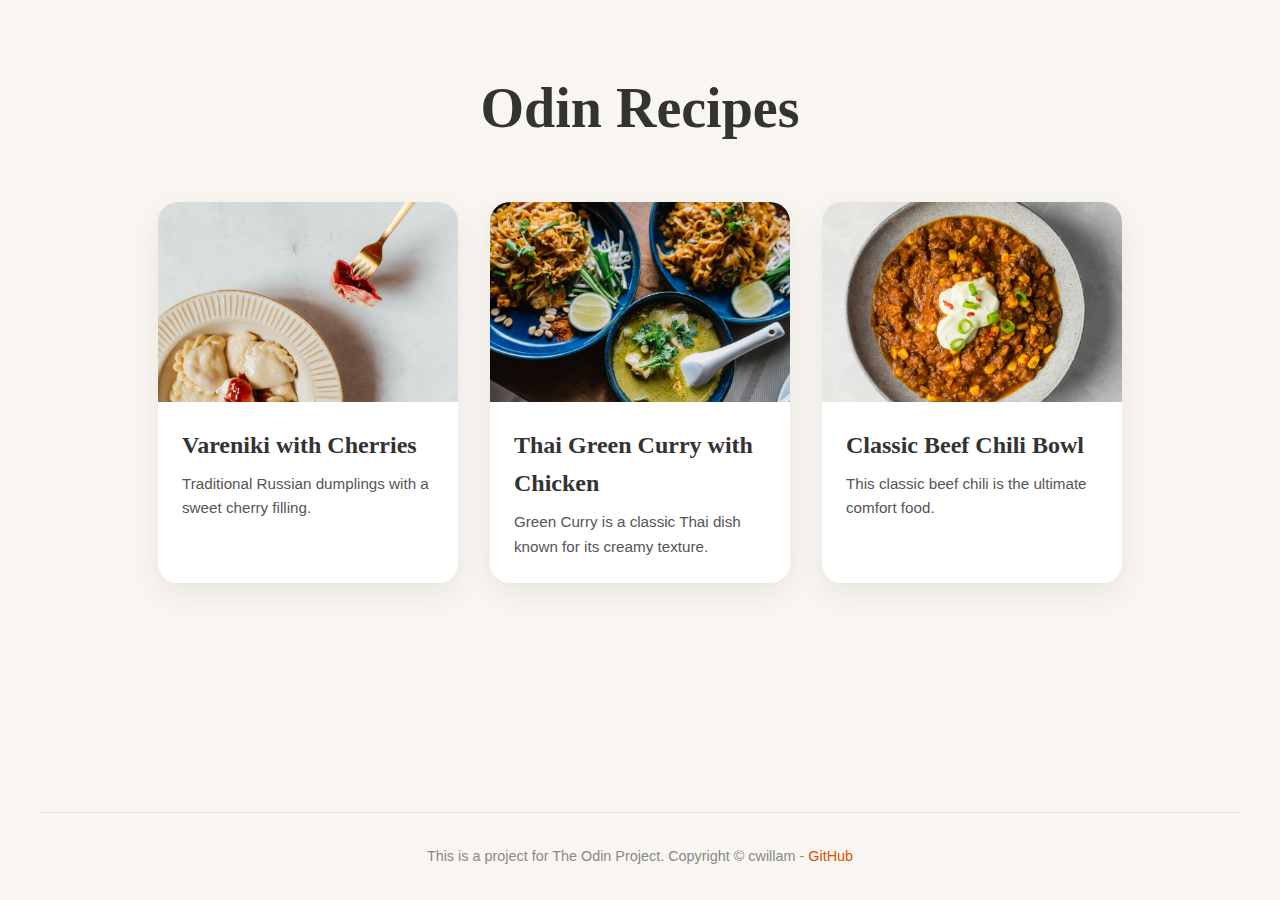
<file: index.html>
<!DOCTYPE html>
<html lang="de">
  <head>
    <meta charset="UTF-8" />
    <meta name="viewport" content="width=device-width, initial-scale=1.0" />
    <title>Odin Recipes</title>
    <link rel="apple-touch-icon" sizes="180x180" href="/images/favicon/apple-touch-icon.png" />
    <link rel="icon" type="image/png" sizes="32x32" href="/images/favicon/favicon-32x32.png" />
    <link rel="icon" type="image/png" sizes="16x16" href="/images/favicon/favicon-16x16.png" />
    <link rel="manifest" href="/images/favicon/site.webmanifest" />
    <link rel="stylesheet" href="/css/styles.css" />
  </head>
  <body>
    <!-- Der Hauptinhalt der Seite -->
    <main>
      <h1>Odin Recipes</h1>
      <div class="recipe-grid">
        <a href="/recipes/vareniki.html" class="recipe-card">
          <img src="images/wareniki.jpg" alt="Vareniki" />
          <div class="card-content">
            <h3>Vareniki with Cherries</h3>
            <p>Traditional Russian dumplings with a sweet cherry filling.</p>
          </div>
        </a>
        <a href="/recipes/thai-curry.html" class="recipe-card">
          <img src="/images/thai-curry.jpg" alt="Thai Green Curry" />
          <div class="card-content">
            <h3>Thai Green Curry with Chicken</h3>
            <p>Green Curry is a classic Thai dish known for its creamy texture.</p>
          </div>
        </a>
        <a href="/recipes/beef-chili.html" class="recipe-card">
          <img src="/images/beef-chili.jpg" alt="Classic Beef Chili" />
          <div class="card-content">
            <h3>Classic Beef Chili Bowl</h3>
            <p>This classic beef chili is the ultimate comfort food.</p>
          </div>
        </a>
      </div>
    </main>

    <!-- Der Footer ist jetzt ein direktes Kind des Body-Elements -->
    <footer>
      <p>
        This is a project for The Odin Project. Copyright © cwillam -
        <a href="https://github.com/cwillam" target="_blank">GitHub</a>
      </p>
    </footer>
  </body>
</html>
</file>
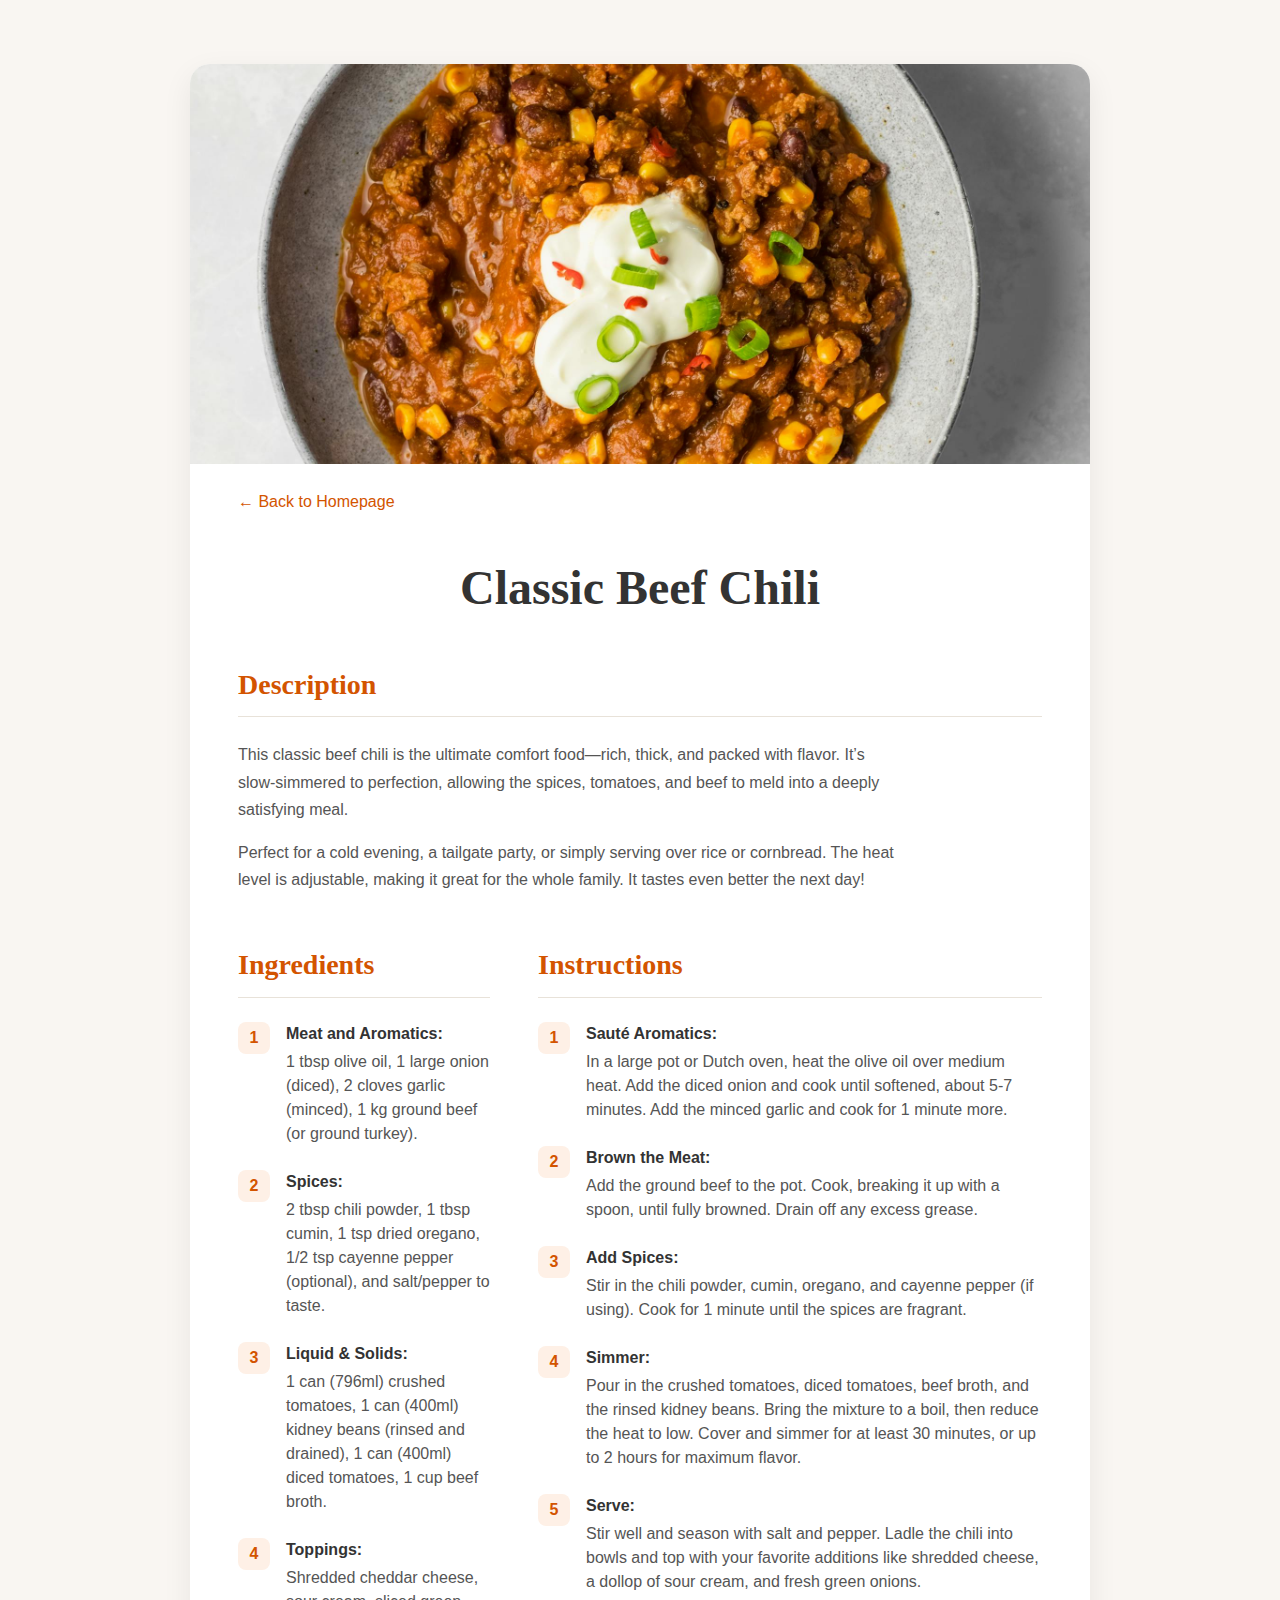
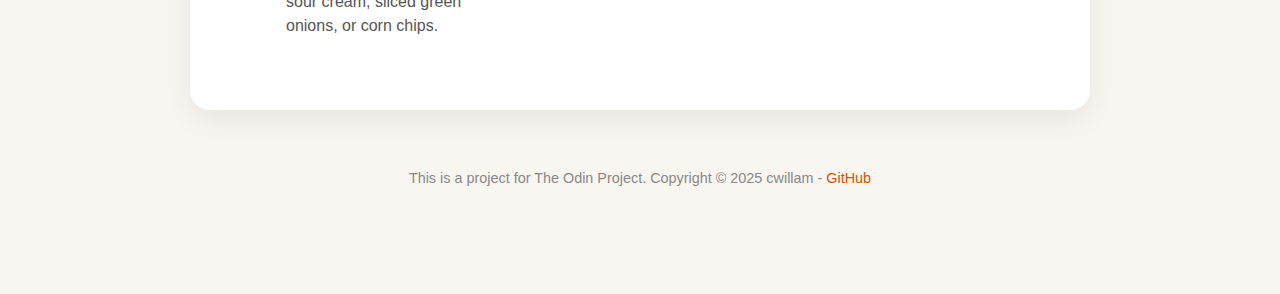
<file: recipes/beef-chili.html>
<!DOCTYPE html>

<html lang="en">
  <head>
    <meta charset="UTF-8" />
    <meta name="viewport" content="width=device-width, initial-scale=1.0" />
    <title>Odin Recipes - Classic Beef Chili</title>
    <link rel="apple-touch-icon" sizes="180x180" href="/images/favicon/apple-touch-icon.png" />
    <link rel="icon" type="image/png" sizes="32x32" href="/images/favicon/favicon-32x32.png" />
    <link rel="icon" type="image/png" sizes="16x16" href="/images/favicon/favicon-16x16.png" />
    <link rel="manifest" href="/images/favicon/site.webmanifest" />
    <link rel="stylesheet" href="/css/beef-chili.css" />
  </head>
  <body>
    <main>
      <div class="image-container">
        <img
          src="/images/beef-chili.jpg"
          alt="A large bowl of hearty classic beef chili topped with cheese and sour cream"
        />
      </div>
      <div class="content-wrapper">
        <a href="/" class="back-link">&larr; Back to Homepage</a>
        <h1>Classic Beef Chili</h1>
        <div class="description-container">
          <h2>Description</h2>
          <p>
            This classic beef chili is the ultimate comfort food—rich, thick, and packed with
            flavor. It’s slow-simmered to perfection, allowing the spices, tomatoes, and beef to
            meld into a deeply satisfying meal.
          </p>
          <p>
            Perfect for a cold evening, a tailgate party, or simply serving over rice or cornbread.
            The heat level is adjustable, making it great for the whole family. It tastes even
            better the next day!
          </p>
        </div>

        <div class="recipe-details">
          <div class="ingredients-container">
            <h2>Ingredients</h2>
            <ol>
              <li>
                <div>
                  <strong>Meat and Aromatics:</strong> 1 tbsp olive oil, 1 large onion (diced), 2
                  cloves garlic (minced), 1 kg ground beef (or ground turkey).
                </div>
              </li>
              <li>
                <div>
                  <strong>Spices:</strong> 2 tbsp chili powder, 1 tbsp cumin, 1 tsp dried oregano,
                  1/2 tsp cayenne pepper (optional), and salt/pepper to taste.
                </div>
              </li>
              <li>
                <div>
                  <strong>Liquid & Solids:</strong> 1 can (796ml) crushed tomatoes, 1 can (400ml)
                  kidney beans (rinsed and drained), 1 can (400ml) diced tomatoes, 1 cup beef broth.
                </div>
              </li>
              <li>
                <div>
                  <strong>Toppings:</strong> Shredded cheddar cheese, sour cream, sliced green
                  onions, or corn chips.
                </div>
              </li>
            </ol>
          </div>
          <div class="steps-container">
            <h2>Instructions</h2>
            <ol>
              <li>
                <div>
                  <strong>Sauté Aromatics:</strong> In a large pot or Dutch oven, heat the olive oil
                  over medium heat. Add the diced onion and cook until softened, about 5-7 minutes.
                  Add the minced garlic and cook for 1 minute more.
                </div>
              </li>
              <li>
                <div>
                  <strong>Brown the Meat:</strong> Add the ground beef to the pot. Cook, breaking it
                  up with a spoon, until fully browned. Drain off any excess grease.
                </div>
              </li>
              <li>
                <div>
                  <strong>Add Spices:</strong> Stir in the chili powder, cumin, oregano, and cayenne
                  pepper (if using). Cook for 1 minute until the spices are fragrant.
                </div>
              </li>
              <li>
                <div>
                  <strong>Simmer:</strong> Pour in the crushed tomatoes, diced tomatoes, beef broth,
                  and the rinsed kidney beans. Bring the mixture to a boil, then reduce the heat to
                  low. Cover and simmer for at least 30 minutes, or up to 2 hours for maximum
                  flavor.
                </div>
              </li>
              <li>
                <div>
                  <strong>Serve:</strong> Stir well and season with salt and pepper. Ladle the chili
                  into bowls and top with your favorite additions like shredded cheese, a dollop of
                  sour cream, and fresh green onions.
                </div>
              </li>
            </ol>
          </div>
        </div>
      </div>
    </main>
    <footer>
      <p>
        This is a project for The Odin Project. Copyright © 2025 cwillam -
        <a href="https://github.com/cwillam" target="_blank">GitHub</a>
      </p>
    </footer>
  </body>
</html>
</file>
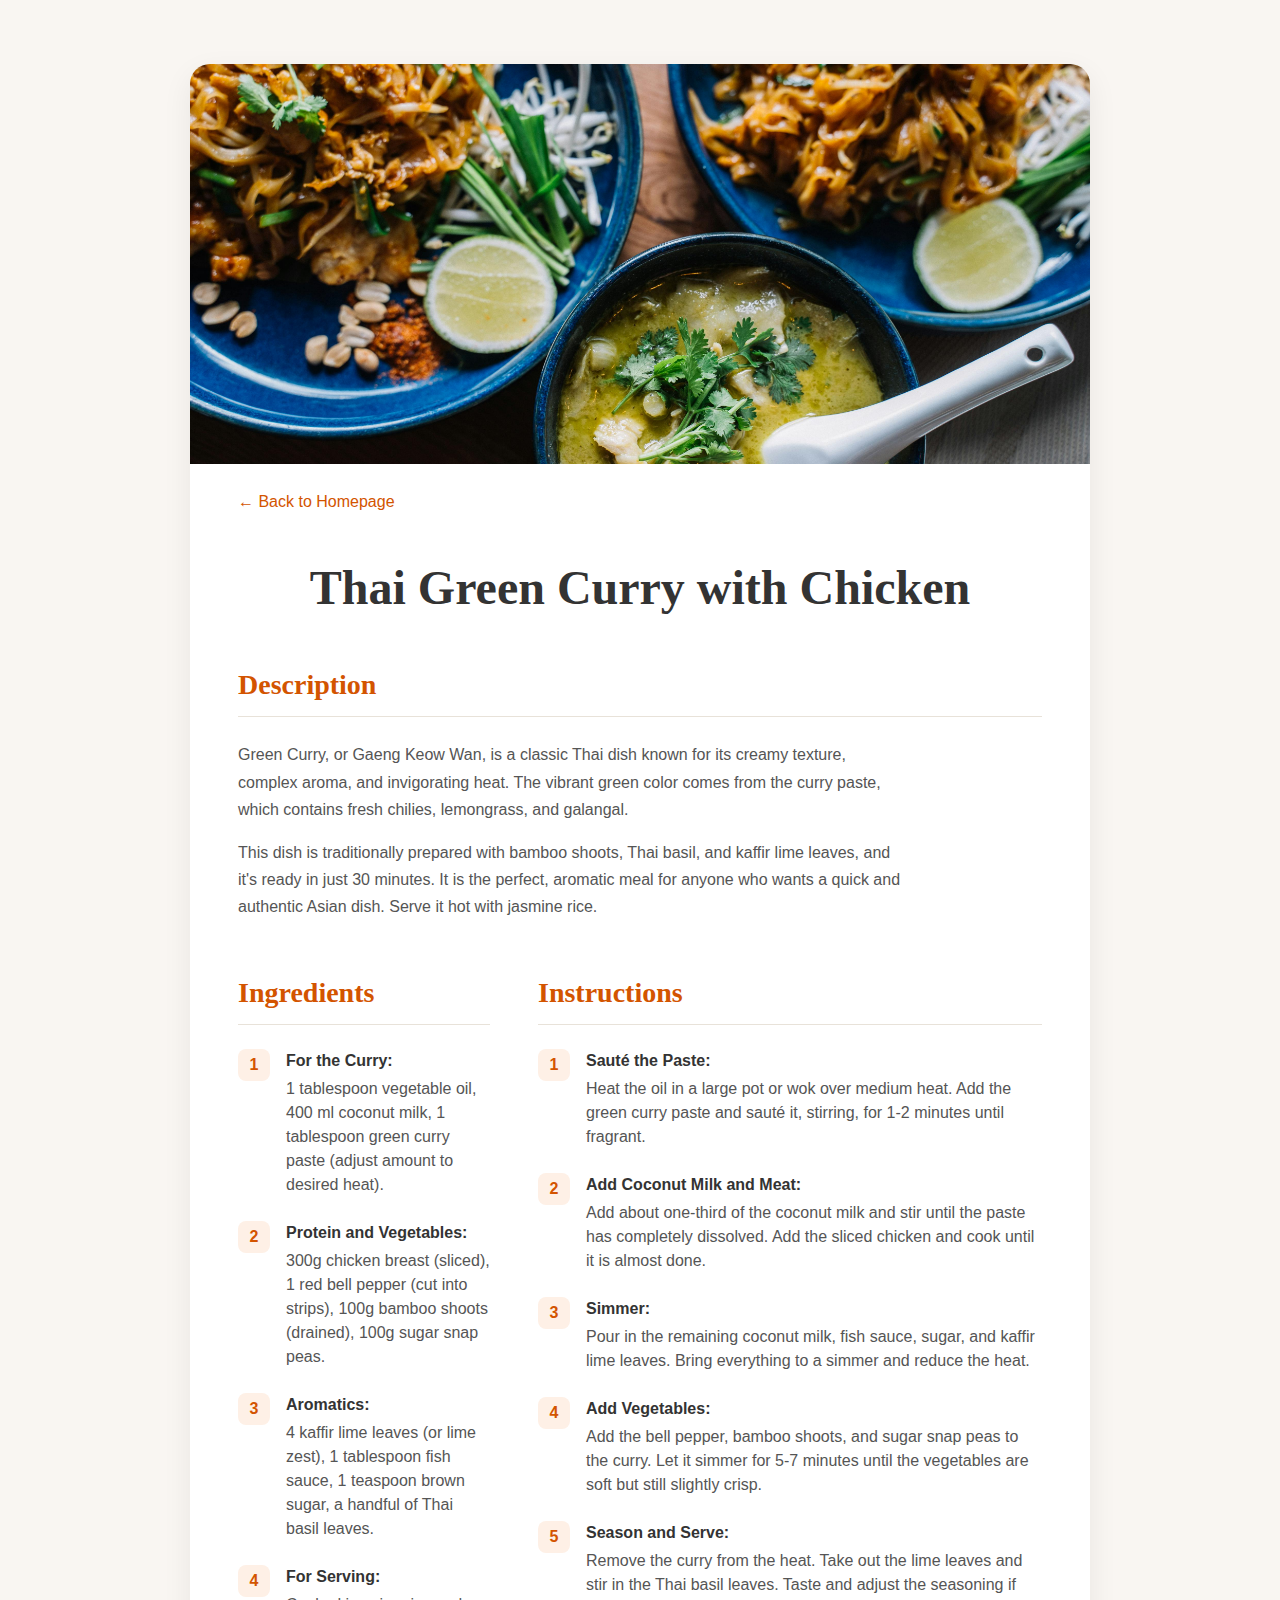
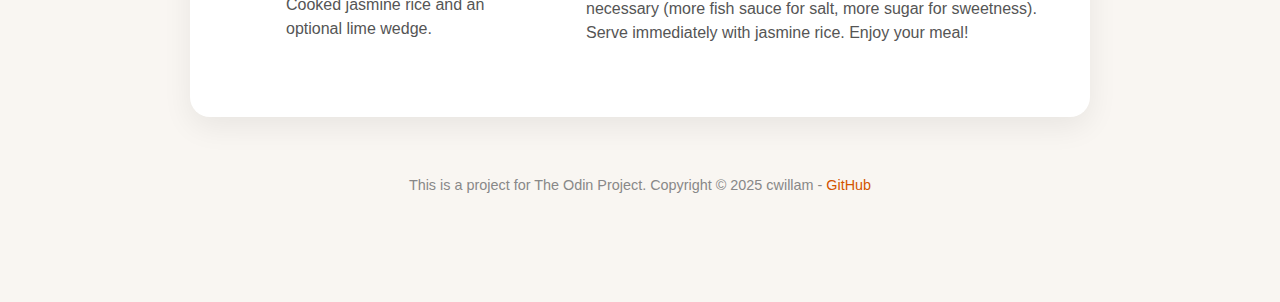
<file: recipes/thai-curry.html>
<!DOCTYPE html>

<html lang="en">
  <head>
    <meta charset="UTF-8" />
    <meta name="viewport" content="width=device-width, initial-scale=1.0" />
    <title>Odin Recipes - Thai Green Curry with Chicken</title>
    <link rel="apple-touch-icon" sizes="180x180" href="/images/favicon/apple-touch-icon.png" />
    <link rel="icon" type="image/png" sizes="32x32" href="/images/favicon/favicon-32x32.png" />
    <link rel="icon" type="image/png" sizes="16x16" href="/images/favicon/favicon-16x16.png" />
    <link rel="manifest" href="/images/favicon/site.webmanifest" />
    <link rel="stylesheet" href="/css/thai-curry.css" />
  </head>
  <body>
    <main>
      <div class="image-container">
        <img
          src="/images/thai-curry.jpg"
          alt="A delicious bowl of Thai Green Curry with chicken and basil"
        />
      </div>
      <div class="content-wrapper">
        <a href="/" class="back-link">&larr; Back to Homepage</a>
        <h1>Thai Green Curry with Chicken</h1>
        <div class="description-container">
          <h2>Description</h2>
          <p>
            Green Curry, or Gaeng Keow Wan, is a classic Thai dish known for its creamy texture,
            complex aroma, and invigorating heat. The vibrant green color comes from the curry
            paste, which contains fresh chilies, lemongrass, and galangal.
          </p>
          <p>
            This dish is traditionally prepared with bamboo shoots, Thai basil, and kaffir lime
            leaves, and it's ready in just 30 minutes. It is the perfect, aromatic meal for anyone
            who wants a quick and authentic Asian dish. Serve it hot with jasmine rice.
          </p>
        </div>

        <div class="recipe-details">
          <div class="ingredients-container">
            <h2>Ingredients</h2>
            <ol>
              <li>
                <div>
                  <strong>For the Curry:</strong> 1 tablespoon vegetable oil, 400 ml coconut milk, 1
                  tablespoon green curry paste (adjust amount to desired heat).
                </div>
              </li>
              <li>
                <div>
                  <strong>Protein and Vegetables:</strong> 300g chicken breast (sliced), 1 red bell
                  pepper (cut into strips), 100g bamboo shoots (drained), 100g sugar snap peas.
                </div>
              </li>
              <li>
                <div>
                  <strong>Aromatics:</strong> 4 kaffir lime leaves (or lime zest), 1 tablespoon fish
                  sauce, 1 teaspoon brown sugar, a handful of Thai basil leaves.
                </div>
              </li>
              <li>
                <div>
                  <strong>For Serving:</strong> Cooked jasmine rice and an optional lime wedge.
                </div>
              </li>
            </ol>
          </div>
          <div class="steps-container">
            <h2>Instructions</h2>
            <ol>
              <li>
                <div>
                  <strong>Sauté the Paste:</strong> Heat the oil in a large pot or wok over medium
                  heat. Add the green curry paste and sauté it, stirring, for 1-2 minutes until
                  fragrant.
                </div>
              </li>
              <li>
                <div>
                  <strong>Add Coconut Milk and Meat:</strong> Add about one-third of the coconut
                  milk and stir until the paste has completely dissolved. Add the sliced chicken and
                  cook until it is almost done.
                </div>
              </li>
              <li>
                <div>
                  <strong>Simmer:</strong> Pour in the remaining coconut milk, fish sauce, sugar,
                  and kaffir lime leaves. Bring everything to a simmer and reduce the heat.
                </div>
              </li>
              <li>
                <div>
                  <strong>Add Vegetables:</strong> Add the bell pepper, bamboo shoots, and sugar
                  snap peas to the curry. Let it simmer for 5-7 minutes until the vegetables are
                  soft but still slightly crisp.
                </div>
              </li>
              <li>
                <div>
                  <strong>Season and Serve:</strong> Remove the curry from the heat. Take out the
                  lime leaves and stir in the Thai basil leaves. Taste and adjust the seasoning if
                  necessary (more fish sauce for salt, more sugar for sweetness). Serve immediately
                  with jasmine rice. Enjoy your meal!
                </div>
              </li>
            </ol>
          </div>
        </div>
      </div>
    </main>
    <footer>
      <p>
        This is a project for The Odin Project. Copyright © 2025 cwillam -
        <a href="https://github.com/cwillam" target="_blank">GitHub</a>
      </p>
    </footer>
  </body>
</html>
</file>
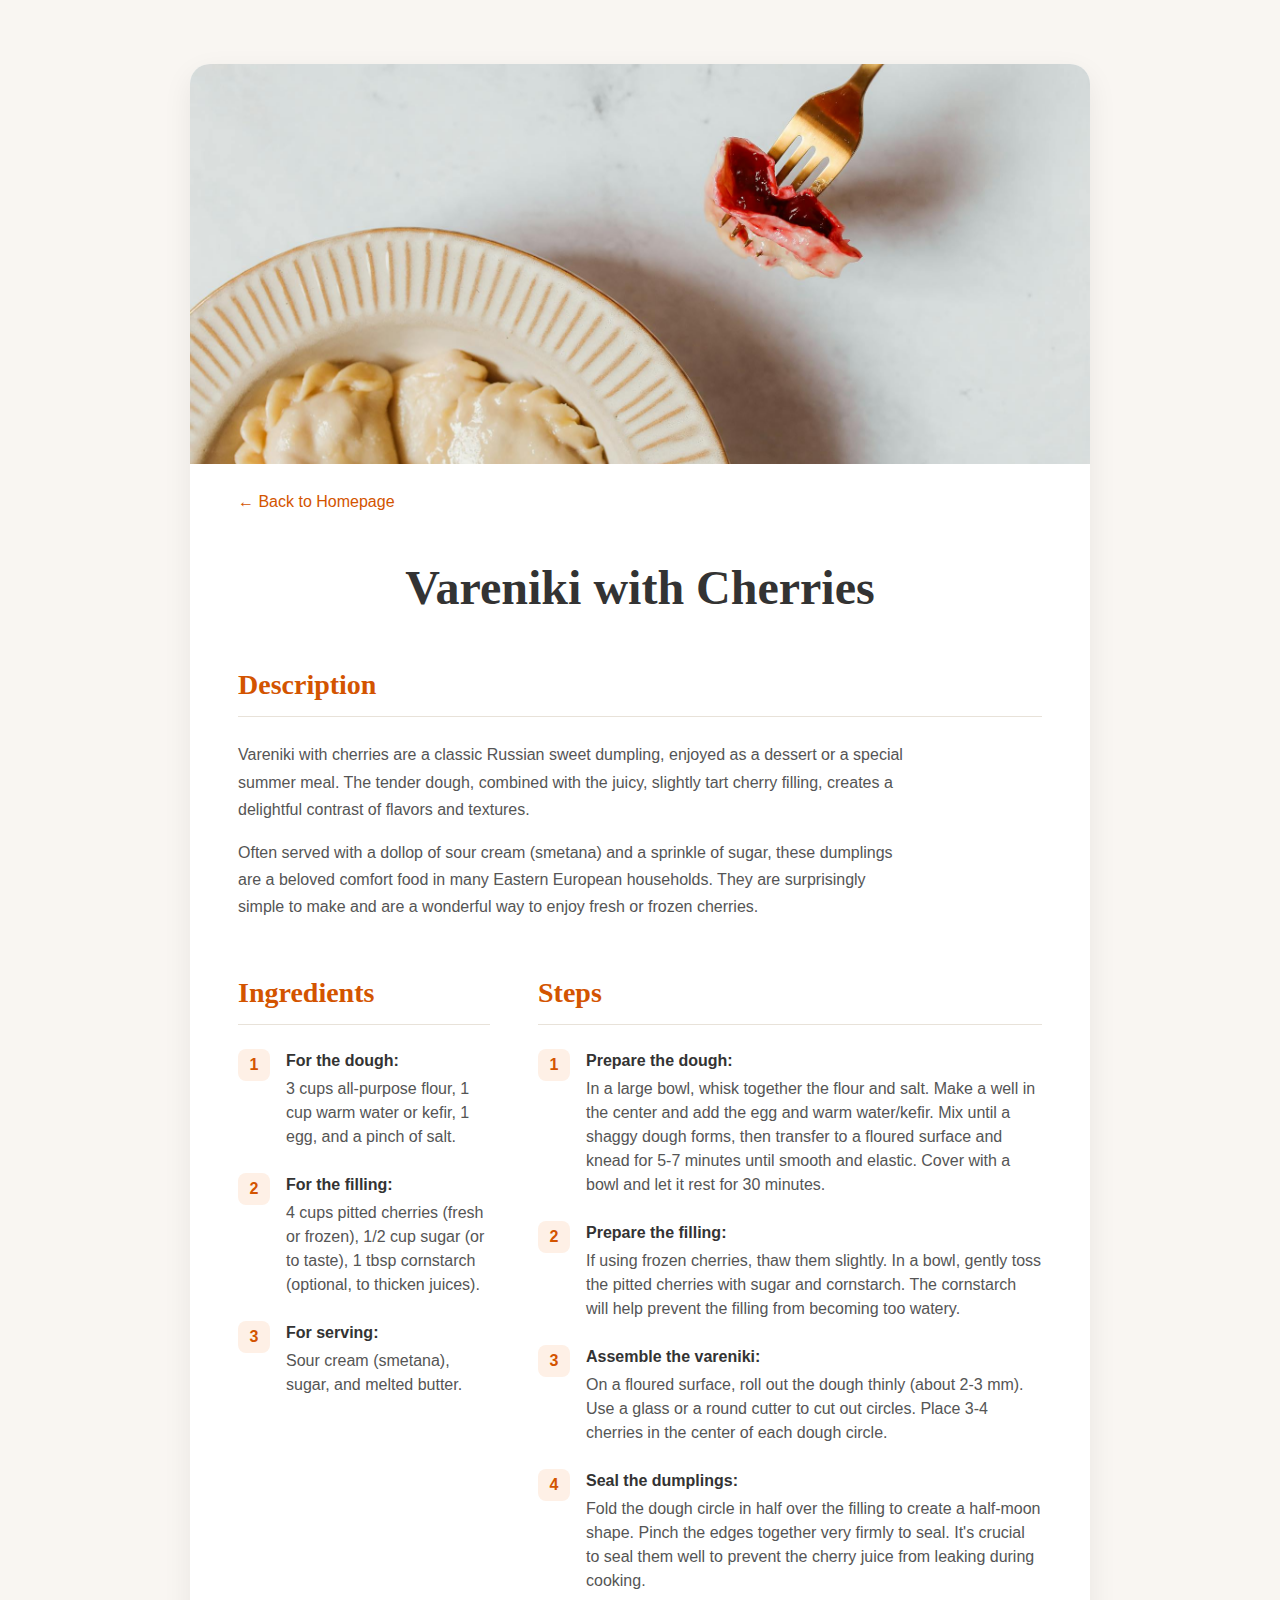
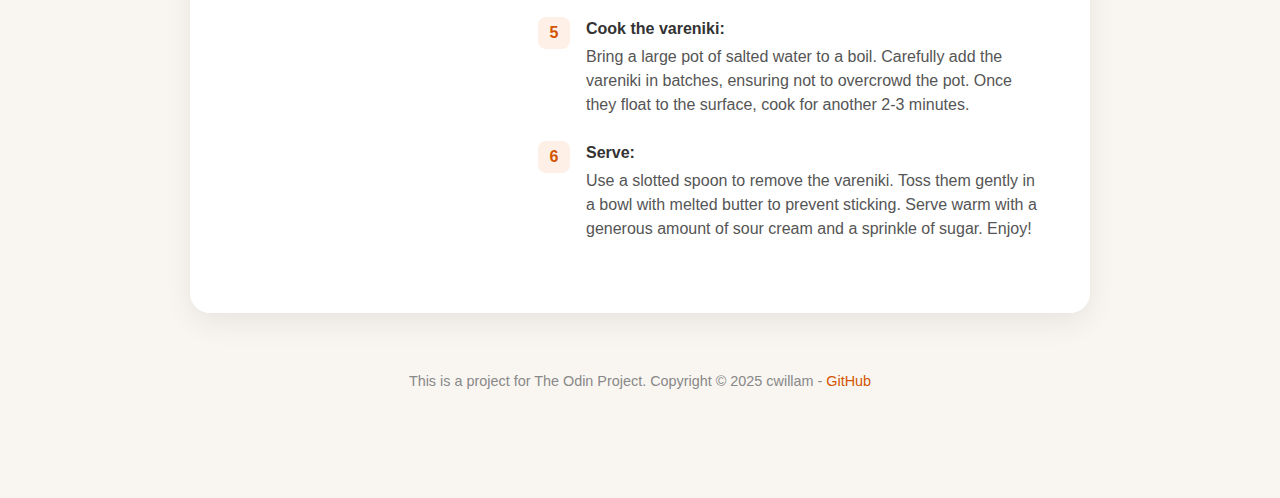
<file: recipes/vareniki.html>
<!DOCTYPE html>
<html lang="de">
  <head>
    <meta charset="UTF-8" />
    <meta name="viewport" content="width=device-width, initial-scale=1.0" />
    <title>Odin Recipes - Vareniki with Cherries</title>
    <link rel="apple-touch-icon" sizes="180x180" href="/images/favicon/apple-touch-icon.png" />
    <link rel="icon" type="image/png" sizes="32x32" href="/images/favicon/favicon-32x32.png" />
    <link rel="icon" type="image/png" sizes="16x16" href="/images/favicon/favicon-16x16.png" />
    <link rel="manifest" href="/images/favicon/site.webmanifest" />
    <link rel="stylesheet" href="/css/vareniki.css" />
  </head>
  <body>
    <main>
      <div class="image-container">
        <img src="/images/wareniki.jpg" alt="Delicious Russian Vareniki with cherries on a plate" />
      </div>
      <div class="content-wrapper">
        <a href="/" class="back-link">&larr; Back to Homepage</a>
        <h1>Vareniki with Cherries</h1>
        <div class="description-container">
          <h2>Description</h2>
          <p>
            Vareniki with cherries are a classic Russian sweet dumpling, enjoyed as a dessert or a
            special summer meal. The tender dough, combined with the juicy, slightly tart cherry
            filling, creates a delightful contrast of flavors and textures.
          </p>
          <p>
            Often served with a dollop of sour cream (smetana) and a sprinkle of sugar, these
            dumplings are a beloved comfort food in many Eastern European households. They are
            surprisingly simple to make and are a wonderful way to enjoy fresh or frozen cherries.
          </p>
        </div>

        <div class="recipe-details">
          <div class="ingredients-container">
            <h2>Ingredients</h2>
            <ol>
              <li>
                <div>
                  <strong>For the dough:</strong> 3 cups all-purpose flour, 1 cup warm water or
                  kefir, 1 egg, and a pinch of salt.
                </div>
              </li>
              <li>
                <div>
                  <strong>For the filling:</strong> 4 cups pitted cherries (fresh or frozen), 1/2
                  cup sugar (or to taste), 1 tbsp cornstarch (optional, to thicken juices).
                </div>
              </li>
              <li>
                <div>
                  <strong>For serving:</strong> Sour cream (smetana), sugar, and melted butter.
                </div>
              </li>
            </ol>
          </div>
          <div class="steps-container">
            <h2>Steps</h2>
            <ol>
              <li>
                <div>
                  <strong>Prepare the dough:</strong> In a large bowl, whisk together the flour and
                  salt. Make a well in the center and add the egg and warm water/kefir. Mix until a
                  shaggy dough forms, then transfer to a floured surface and knead for 5-7 minutes
                  until smooth and elastic. Cover with a bowl and let it rest for 30 minutes.
                </div>
              </li>
              <li>
                <div>
                  <strong>Prepare the filling:</strong> If using frozen cherries, thaw them
                  slightly. In a bowl, gently toss the pitted cherries with sugar and cornstarch.
                  The cornstarch will help prevent the filling from becoming too watery.
                </div>
              </li>
              <li>
                <div>
                  <strong>Assemble the vareniki:</strong> On a floured surface, roll out the dough
                  thinly (about 2-3 mm). Use a glass or a round cutter to cut out circles. Place 3-4
                  cherries in the center of each dough circle.
                </div>
              </li>
              <li>
                <div>
                  <strong>Seal the dumplings:</strong> Fold the dough circle in half over the
                  filling to create a half-moon shape. Pinch the edges together very firmly to seal.
                  It's crucial to seal them well to prevent the cherry juice from leaking during
                  cooking.
                </div>
              </li>
              <li>
                <div>
                  <strong>Cook the vareniki:</strong> Bring a large pot of salted water to a boil.
                  Carefully add the vareniki in batches, ensuring not to overcrowd the pot. Once
                  they float to the surface, cook for another 2-3 minutes.
                </div>
              </li>
              <li>
                <div>
                  <strong>Serve:</strong> Use a slotted spoon to remove the vareniki. Toss them
                  gently in a bowl with melted butter to prevent sticking. Serve warm with a
                  generous amount of sour cream and a sprinkle of sugar. Enjoy!
                </div>
              </li>
            </ol>
          </div>
        </div>
      </div>
    </main>
    <footer>
      <p>
        This is a project for The Odin Project. Copyright © 2025 cwillam -
        <a href="https://github.com/cwillam" target="_blank">GitHub</a>
      </p>
    </footer>
  </body>
</html>
</file>
<file: css/styles.css>
/* CSS Reset */
:root {
  --primary-color: #d35400;
  --background-light: #f9f6f2;
  --card-background: #ffffff;
  --text-color: #333;
  --text-light: #555;
  --border-color: #e8e2d9;
  --sans-font: -apple-system, BlinkMacSystemFont, 'Segoe UI', Roboto, Helvetica, Arial, sans-serif;
  --serif-font: 'Georgia', 'Times New Roman', serif;
}

* {
  margin: 0;
  padding: 0;
  box-sizing: border-box;
}

body {
  font-family: var(--sans-font);
  line-height: 1.6;
  background-color: var(--background-light);
  color: var(--text-light);
  padding: 2rem;
  min-height: 100vh;
  display: flex;
  flex-direction: column;
}

main {
  max-width: 1200px;
  margin: 2rem auto;
  flex-grow: 1;
  width: 100%;
}

h1 {
  font-family: var(--serif-font);
  font-size: 3.5rem;
  text-align: center;
  color: var(--text-color);
  margin-bottom: 3rem;
}

/* Recipe Grid using Flexbox */
.recipe-grid {
  display: flex;
  flex-wrap: wrap;
  gap: 2rem;
  justify-content: center;
}

/* Individual Recipe Card */
.recipe-card {
  background-color: var(--card-background);
  border-radius: 20px;
  box-shadow: 0 10px 30px rgba(0, 0, 0, 0.07);
  overflow: hidden;
  text-decoration: none;
  color: var(--text-light);
  width: 300px;
  transition: transform 0.3s ease, box-shadow 0.3s ease;
  display: flex;
  flex-direction: column;
}

.recipe-card:hover {
  transform: translateY(-8px);
  box-shadow: 0 15px 35px rgba(0, 0, 0, 0.1);
}

.recipe-card img {
  width: 100%;
  height: 200px;
  object-fit: cover;
  display: block;
}

.card-content {
  padding: 1.5rem;
  flex-grow: 1;
}

.card-content h3 {
  font-family: var(--serif-font);
  font-size: 1.5rem;
  color: var(--text-color);
  margin-bottom: 0.5rem;
}

.card-content p {
  font-size: 0.95rem;
}

/* Footer Styling */
footer {
  text-align: center;
  margin-top: 2rem;
  padding-top: 2rem;
  padding-left: 1.5rem;
  padding-right: 1.5rem;
  font-size: 0.9rem;
  color: #888;
  border-top: 1px solid var(--border-color);
  width: 100%;
  max-width: 1200px;
  margin-left: auto;
  margin-right: auto;
}

footer a {
  color: var(--primary-color);
  text-decoration: none;
  font-weight: 500;
}

footer a:hover {
  text-decoration: underline;
}

/* Mobile Optimization */
@media (max-width: 768px) {
  body {
    padding: 1rem;
  }

  h1 {
    font-size: 2.8rem;
  }

  .recipe-card {
    width: 100%;
    max-width: 350px;
  }
}
</file>
<file: css/beef-chili.css>
/* CSS Reset */
:root {
  --primary-color: #d35400;
  --background-light: #f9f6f2;
  --card-background: #ffffff;
  --text-color: #333;
  --text-light: #555;
  --border-color: #e8e2d9;
  --sans-font: -apple-system, BlinkMacSystemFont, 'Segoe UI', Roboto, Helvetica, Arial, sans-serif;
  --serif-font: 'Georgia', 'Times New Roman', serif;
}

* {
  margin: 0;
  padding: 0;
  box-sizing: border-box;
}

/* General Body Styles */
body {
  font-family: var(--sans-font);
  line-height: 1.7;
  background-color: var(--background-light);
  color: var(--text-light);
  padding: 2rem 1rem;
  min-height: 100vh;
  display: flex;
  flex-direction: column;
}

/* Main Content Wrapper (Card) */
main {
  max-width: 900px;
  margin: 2rem auto;
  background-color: var(--card-background);
  border-radius: 20px;
  box-shadow: 0 10px 30px rgba(0, 0, 0, 0.07);
  overflow: hidden;
  flex-grow: 1;
}

/* Image Styling */
.image-container img {
  width: 100%;
  height: auto;
  display: block;
  max-height: 400px;
  object-fit: cover;
}

/* Container for all text content */
.content-wrapper {
  padding: 1.5rem 3rem 3rem 3rem;
}

/* Back Link */
.back-link {
  display: inline-block;
  margin-bottom: 2rem;
  color: var(--primary-color);
  text-decoration: none;
  font-weight: 500;
}

.back-link:hover {
  text-decoration: underline;
}

/* Main Heading */
h1 {
  font-family: var(--serif-font);
  font-size: 3rem;
  text-align: center;
  margin-bottom: 2rem;
  color: var(--text-color);
}

/* Section Headings */
h2 {
  font-family: var(--serif-font);
  font-size: 1.75rem;
  color: var(--primary-color);
  margin-bottom: 1.5rem;
  padding-bottom: 0.5rem;
  border-bottom: 1px solid var(--border-color);
}

/* Paragraphs */
p {
  margin-bottom: 1rem;
  max-width: 75ch; /* Improves readability */
}

/* Grid layout for ingredients and steps */
.recipe-details {
  margin-top: 3rem;
  display: grid;
  grid-template-columns: 1fr;
  gap: 3rem;
}

/* Two columns on wider screens */
@media (min-width: 768px) {
  .recipe-details {
    grid-template-columns: 1fr 2fr;
  }
}

/* Lists (for ingredients and steps) */
ol {
  list-style: none;
  counter-reset: custom-counter;
  padding-left: 0;
}

ol li {
  counter-increment: custom-counter;
  margin-bottom: 1.5rem;
  display: flex;
  align-items: flex-start;
  line-height: 1.5;
}

ol li::before {
  content: counter(custom-counter);
  font-weight: bold;
  font-size: 1rem;
  background-color: #fef0e6;
  color: var(--primary-color);
  min-width: 32px;
  height: 32px;
  border-radius: 8px;
  display: inline-flex;
  align-items: center;
  justify-content: center;
  margin-right: 1rem;
  flex-shrink: 0;
}

ol li strong {
  color: var(--text-color);
  display: block;
  margin-bottom: 0.25rem;
}

/* Footer Styling */
footer {
  text-align: center;
  margin: 0 auto 2rem auto;
  padding: 1.5rem;
  font-size: 0.9rem;
  color: #888;
  max-width: 900px;
}

footer a {
  color: var(--primary-color);
  text-decoration: none;
  font-weight: 500;
}

footer a:hover {
  text-decoration: underline;
}

/* Mobile Optimization */
@media (max-width: 600px) {
  body {
    padding: 1rem 0.5rem;
  }

  main {
    margin: 1rem auto;
    border-radius: 15px;
  }

  .content-wrapper {
    padding: 1.5rem;
  }

  h1 {
    font-size: 2.5rem;
  }

  h2 {
    font-size: 1.5rem;
  }
}
</file>
<file: css/thai-curry.css>
/* CSS Reset */
:root {
  --primary-color: #d35400;
  --background-light: #f9f6f2;
  --card-background: #ffffff;
  --text-color: #333;
  --text-light: #555;
  --border-color: #e8e2d9;
  --sans-font: -apple-system, BlinkMacSystemFont, 'Segoe UI', Roboto, Helvetica, Arial, sans-serif;
  --serif-font: 'Georgia', 'Times New Roman', serif;
}

* {
  margin: 0;
  padding: 0;
  box-sizing: border-box;
}

/* General Body Styles */
body {
  font-family: var(--sans-font);
  line-height: 1.7;
  background-color: var(--background-light);
  color: var(--text-light);
  padding: 2rem 1rem;
  min-height: 100vh;
  display: flex;
  flex-direction: column;
}

/* Main Content Wrapper (Card) */
main {
  max-width: 900px;
  margin: 2rem auto; /* Use auto margin for robust centering */
  background-color: var(--card-background);
  border-radius: 20px;
  box-shadow: 0 10px 30px rgba(0, 0, 0, 0.07);
  overflow: hidden;
  flex-grow: 1;
}

/* Image Styling */
.image-container img {
  width: 100%;
  height: auto;
  display: block;
  max-height: 400px;
  object-fit: cover;
}

/* Container for all text content */
.content-wrapper {
  padding: 1.5rem 3rem 3rem 3rem;
}

/* Back Link */
.back-link {
  display: inline-block;
  margin-bottom: 2rem;
  color: var(--primary-color);
  text-decoration: none;
  font-weight: 500;
}

.back-link:hover {
  text-decoration: underline;
}

/* Main Heading */
h1 {
  font-family: var(--serif-font);
  font-size: 3rem;
  text-align: center;
  margin-bottom: 2rem;
  color: var(--text-color);
}

/* Section Headings */
h2 {
  font-family: var(--serif-font);
  font-size: 1.75rem;
  color: var(--primary-color);
  margin-bottom: 1.5rem;
  padding-bottom: 0.5rem;
  border-bottom: 1px solid var(--border-color);
}

/* Paragraphs */
p {
  margin-bottom: 1rem;
  max-width: 75ch;
}

/* Grid layout for ingredients and steps */
.recipe-details {
  margin-top: 3rem;
  display: grid;
  grid-template-columns: 1fr;
  gap: 3rem;
}

/* Two columns on wider screens */
@media (min-width: 768px) {
  .recipe-details {
    grid-template-columns: 1fr 2fr;
  }
}

/* Lists (for ingredients and steps) */
ol {
  list-style: none;
  counter-reset: custom-counter;
  padding-left: 0;
}

ol li {
  counter-increment: custom-counter;
  margin-bottom: 1.5rem;
  display: flex;
  align-items: flex-start;
  line-height: 1.5;
}

ol li::before {
  content: counter(custom-counter);
  font-weight: bold;
  font-size: 1rem;
  background-color: #fef0e6;
  color: var(--primary-color);
  min-width: 32px;
  height: 32px;
  border-radius: 8px;
  display: inline-flex;
  align-items: center;
  justify-content: center;
  margin-right: 1rem;
  flex-shrink: 0;
}

ol li strong {
  color: var(--text-color);
  display: block;
  margin-bottom: 0.25rem;
}

/* Footer Styling */
footer {
  text-align: center;
  margin: 0 auto 2rem auto;
  padding: 1.5rem;
  font-size: 0.9rem;
  color: #888;
  max-width: 900px;
}

footer a {
  color: var(--primary-color);
  text-decoration: none;
  font-weight: 500;
}

footer a:hover {
  text-decoration: underline;
}

/* Mobile Optimization */
@media (max-width: 600px) {
  body {
    padding: 1rem 0.5rem;
  }

  main {
    margin: 1rem auto;
    border-radius: 15px;
  }

  .content-wrapper {
    padding: 1.5rem;
  }

  h1 {
    font-size: 2.5rem;
  }

  h2 {
    font-size: 1.5rem;
  }
}
</file>
<file: css/vareniki.css>
/* CSS Reset */
:root {
  --primary-color: #d35400;
  --background-light: #f9f6f2;
  --card-background: #ffffff;
  --text-color: #333;
  --text-light: #555;
  --border-color: #e8e2d9;
  --sans-font: -apple-system, BlinkMacSystemFont, 'Segoe UI', Roboto, Helvetica, Arial, sans-serif;
  --serif-font: 'Georgia', 'Times New Roman', serif;
}

* {
  margin: 0;
  padding: 0;
  box-sizing: border-box;
}

/* General Body Styles */
body {
  font-family: var(--sans-font);
  line-height: 1.7;
  background-color: var(--background-light);
  color: var(--text-light);
  padding: 2rem 1rem;
  min-height: 100vh;
  display: flex;
  flex-direction: column;
}

/* Main Content Wrapper (Card) */
main {
  max-width: 900px;
  margin: 2rem auto;
  background-color: var(--card-background);
  border-radius: 20px;
  box-shadow: 0 10px 30px rgba(0, 0, 0, 0.07);
  overflow: hidden;
  flex-grow: 1;
}

/* Image Styling */
.image-container img {
  width: 100%;
  height: auto;
  display: block;
  max-height: 400px;
  object-fit: cover;
}

/* Container for all text content */
.content-wrapper {
  padding: 1.5rem 3rem 3rem 3rem;
}

/* Back Link */
.back-link {
  display: inline-block;
  margin-bottom: 2rem;
  color: var(--primary-color);
  text-decoration: none;
  font-weight: 500;
}

.back-link:hover {
  text-decoration: underline;
}

/* Main Heading */
h1 {
  font-family: var(--serif-font);
  font-size: 3rem;
  text-align: center;
  margin-bottom: 2rem;
  color: var(--text-color);
}

/* Section Headings */
h2 {
  font-family: var(--serif-font);
  font-size: 1.75rem;
  color: var(--primary-color);
  margin-bottom: 1.5rem;
  padding-bottom: 0.5rem;
  border-bottom: 1px solid var(--border-color);
}

/* Paragraphs */
p {
  margin-bottom: 1rem;
  max-width: 75ch;
}

/* Grid layout for ingredients and steps */
.recipe-details {
  margin-top: 3rem;
  display: grid;
  grid-template-columns: 1fr;
  gap: 3rem;
}

/* Two columns on wider screens */
@media (min-width: 768px) {
  .recipe-details {
    grid-template-columns: 1fr 2fr;
  }
}

ol {
  list-style: none;
  counter-reset: custom-counter;
  padding-left: 0;
}

ol li {
  counter-increment: custom-counter;
  margin-bottom: 1.5rem;
  display: flex;
  align-items: flex-start;
  line-height: 1.5;
}

ol li::before {
  content: counter(custom-counter);
  font-weight: bold;
  font-size: 1rem;
  background-color: #fef0e6;
  color: var(--primary-color);
  min-width: 32px;
  height: 32px;
  border-radius: 8px;
  display: inline-flex;
  align-items: center;
  justify-content: center;
  margin-right: 1rem;
  flex-shrink: 0;
}

ol li strong {
  color: var(--text-color);
  display: block;
  margin-bottom: 0.25rem;
}

/* Footer Styling */
footer {
  text-align: center;
  margin: 0 auto 2rem auto;
  padding: 1.5rem;
  font-size: 0.9rem;
  color: #888;
  max-width: 900px;
}

footer a {
  color: var(--primary-color);
  text-decoration: none;
  font-weight: 500;
}

footer a:hover {
  text-decoration: underline;
}

/* Mobile Optimization */
@media (max-width: 600px) {
  body {
    padding: 1rem 0.5rem;
  }

  main {
    margin: 1rem auto;
    border-radius: 15px;
  }

  .content-wrapper {
    padding: 1.5rem;
  }

  h1 {
    font-size: 2.5rem;
  }

  h2 {
    font-size: 1.5rem;
  }
}
</file>
